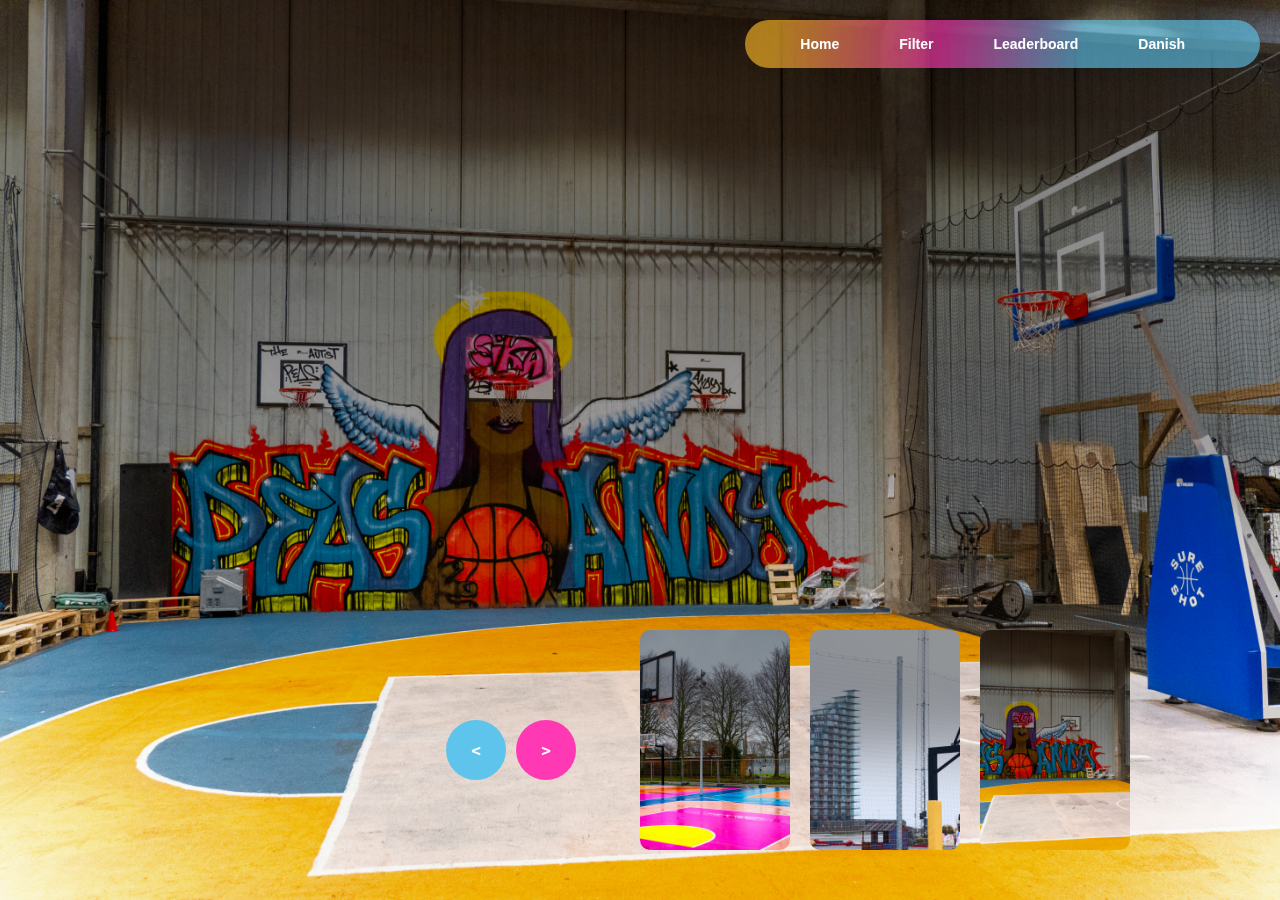
<file: index.html>
<!DOCTYPE html>
<html lang="en">
<head>
    <!-- Meta tags and title -->
    <meta charset="UTF-8">
    <meta name="viewport" content="width=device-width, initial-scale=1.0">
    <title>Homepage</title>
    <!-- Fonts and stylesheets -->
    <link href="https://fonts.cdnfonts.com/css/druk-wide-trial" rel="stylesheet">
    <link href="https://fonts.cdnfonts.com/css/apercu-pro" rel="stylesheet">
    <link rel="icon" type="image/x-icon" href="/assets/logo_icon.png">
    <link rel="stylesheet" href="./css/style.css">
</head>
<body>
    <!-- Header -->
    <header>
        <nav>
            <div class="nav-links">
                <a href="">Home</a>
                <a href="./courts.html">Filter</a>
                <a href="leaderboard.html">Leaderboard</a>
                <a href="./404.html">Danish</a>
            </div>
            <div class="hamburger-menu">
                <div class="bar"></div>
                <div class="bar"></div>
                <div class="bar"></div>
            </div>
        </nav>
    </header>

    <!-- Main content -->
    <main>
        <!-- Carousel -->
        <section class="carousel">
            <!-- List of items -->
            <div class="list">
                <!-- Item 1 -->
                <article class="item">
                    <img src="assets/pakhus77_bg.png" alt="pakhus77_court_image">
                    <div class="content">
                        <div class="court-type">INDOOR</div>
                        <h2 class="title pakhus77">PAKHUS77</h2>
                        <p class="topic">A unique indoor basketball court in Aarhus, blending urban vibes with creative spaces for a dynamic basketball experience.</p>
                        <div class="buttons">
                            <a href="court_information.html?court=pakhus77"><button class="pakhus77">Explore Now</button></a>
                        </div>
                    </div>
                </article>
                <!-- Item 2 -->
                <article class="item">
                    <img src="assets/risskov_bg.png" alt="risskov_court_image">
                    <div class="content">
                        <div class="court-type">OUTDOOR</div>
                        <h2 class="title risskov">RISSKOV</h2>
                        <p class="topic">A cozy outdoor court surrounded by nature, perfect for casual games and enjoying fresh air.</p>
                        <div class="buttons">
                            <a href="court_information.html?court=risskov"><button class="risskov">Explore Now</button></a>
                        </div>
                    </div>
                </article>
                <!-- Item 3 -->
                <article class="item">
                    <img src="assets/harbor_bg.png" alt="harbor_court_image">
                    <div class="content">
                        <div class="court-type">OUTDOOR</div>
                        <h2 class="title harbor">HARBOR</h2>
                        <p class="topic">A stunning waterfront court offering scenic views and a lively atmosphere for basketball enthusiasts.</p>
                        <div class="buttons">
                            <a href="court_information.html?court=harbor"><button class="harbor">Explore Now</button></a>
                        </div>
                    </div>
                </article>
            </div>
            <!-- Thumbnails -->
            <div class="thumbnail">
                <div class="item">
                    <img src="assets/risskov_bg.png" alt="thumbnail_risskov">
                </div>
                <div class="item">
                    <img src="assets/harbor_bg.png" alt="thumbnail_harbor">
                </div>
                <div class="item">
                    <img src="assets/pakhus77_bg.png" alt="thumbnail_pakhus77">
                </div>
            </div>
            <!-- Arrows -->
            <div class="arrows">
                <button id="prev"><</button>
                <button id="next">></button>
            </div>
        </section>
    </main>


    <!-- Scripts -->
    <script src="js/script.js"></script>
    <script src="js/hamburger.js"></script>
</body>
</html>
</file>
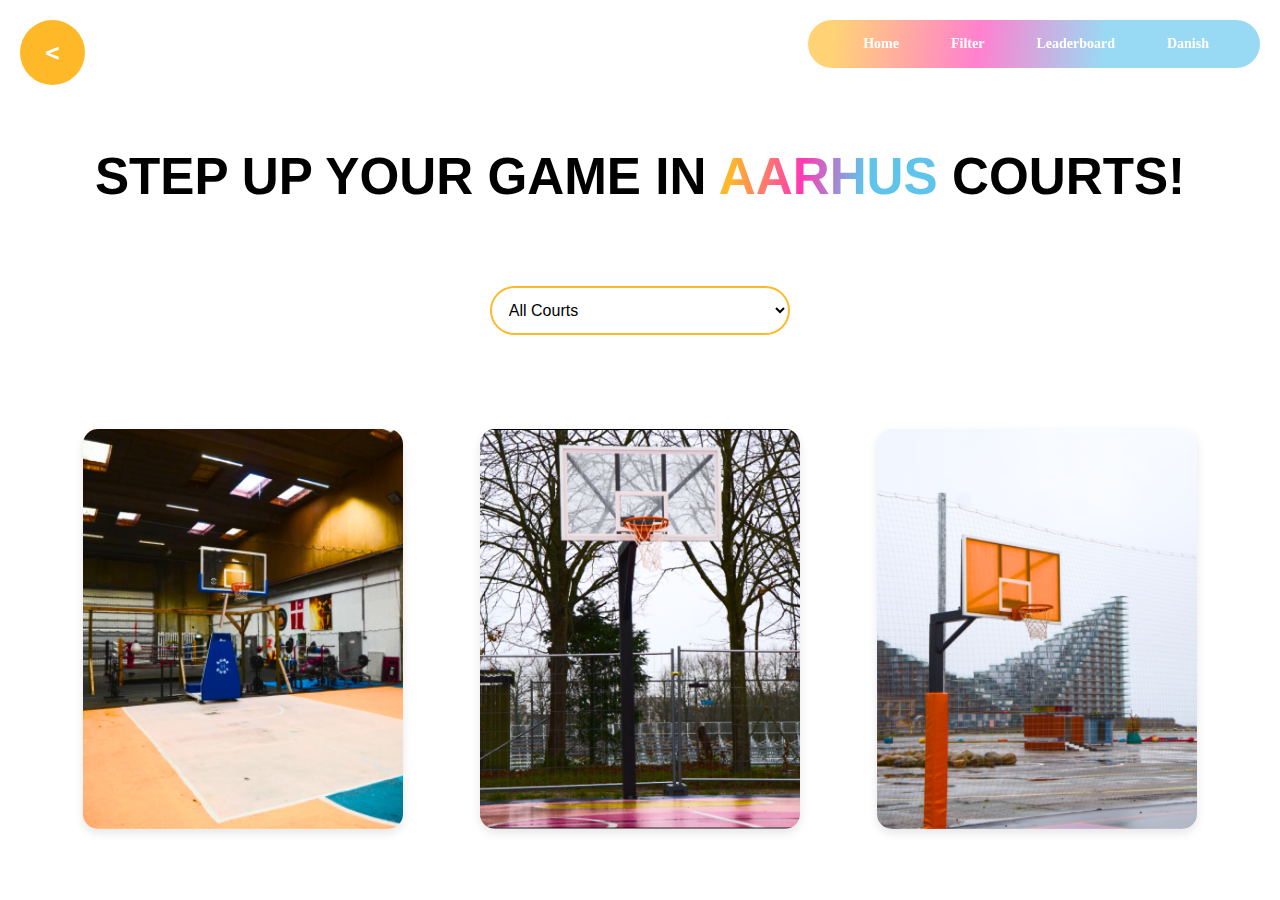
<file: courts.html>
<!DOCTYPE html>
<html lang="en">
<head>
    <meta charset="UTF-8">
    <meta name="viewport" content="width=device-width, initial-scale=1.0">
    <title>Basketball Courts</title>
    <link rel="stylesheet" href="./css/courts.css">
    <link href="https://fonts.cdnfonts.com/css/druk-wide-trial" rel="stylesheet">
    <link rel="icon" type="image/x-icon" href="/assets/logo_icon.png">
    <link href="https://fonts.cdnfonts.com/css/apercu-pro" rel="stylesheet">
</head>
<body>
    <header>
        <nav>
            <div class="hamburger-menu">
                <span class="bar"></span>
                <span class="bar"></span>
                <span class="bar"></span>
            </div>
            <div class="nav-links">
                <a href="index.html">Home</a>
                <a href="">Filter</a>
                <a href="leaderboard.html">Leaderboard</a>
                <a href="./404.html">Danish</a>
            </div>
        </nav>
        <div class="back-button">
            <a id="backButton" href="index.html"><button><</button></a>
        </div>
     </header>
     <main>
        <h1>STEP UP YOUR GAME IN <span class="h1-color">AARHUS</span> COURTS!</h1>
        
        <div class="filter-container">
            <select id="courtFilter">
                <option value="all">All Courts</option>
                <option value="indoor">Indoor Courts</option>
                <option value="outdoor">Outdoor Courts</option>
                <option value="ballRental">Ball Rental</option>
                <option value="tournaments">Tournaments</option>
            </select>
        </div>

        <section class="courts-grid">
            <article class="court-card" data-types="indoor ballRental tournaments">
                <img src="./assets/filter_pakhus77.png" alt="Pakhus77">
                <div class="card-overlay">
                    <h3>PAKHUS77</h3>
                    <a href="court_information.html?court=pakhus77" class="view-button">View Court</a>
                </div>
            </article>

            <article class="court-card" data-types="outdoor ballRental">
                <img src="./assets/risskov_card.png" alt="Risskov">
                <div class="card-overlay">
                    <h3>RISSKOV</h3>
                    <a href="court_information.html?court=risskov" class="view-button">View Court</a>
                </div>
            </article>

            <article class="court-card" data-types="outdoor">
                <img src="./assets/filter_harbor.png" alt="Harbor">
                <div class="card-overlay">
                    <h3>HARBOR</h3>
                    <a href="court_information.html?court=harbor" class="view-button">View Court</a>
                </div>
            </article>
        </section>
    </main>

    <script src="js/hamburger.js"></script>
    <script src="js/courts.js"></script>
</body>
</html>
</file>
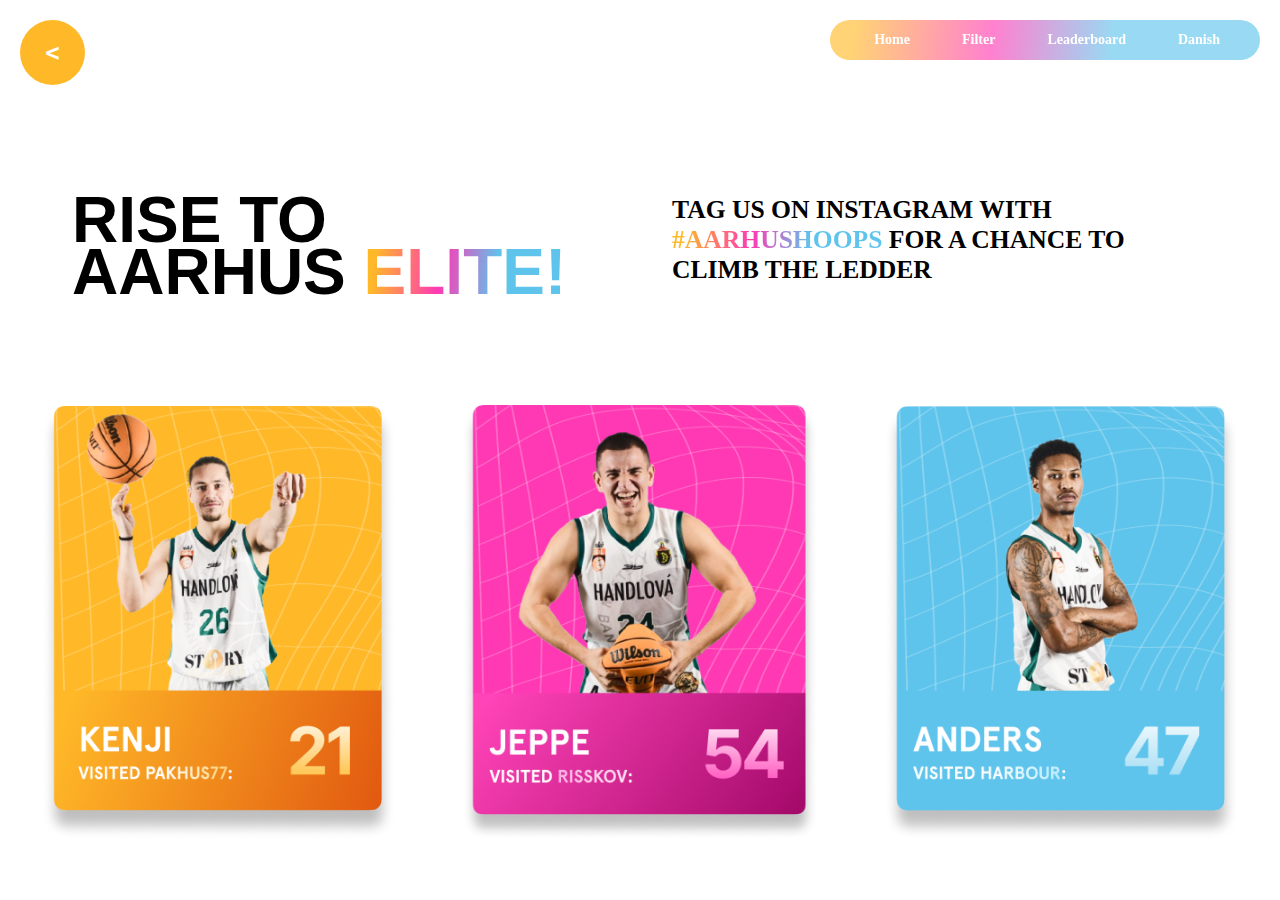
<file: leaderboard.html>
<!DOCTYPE html>
<html lang="en">
<head>
    <!-- Meta tags and title -->
    <meta charset="UTF-8">
    <meta name="viewport" content="width=device-width, initial-scale=1.0, maximum-scale=1.0, user-scalable=no, viewport-fit=cover">
    <title>Leaderboard</title>
    <!-- Fonts and stylesheets -->
    <link href="https://fonts.cdnfonts.com/css/druk-wide-trial" rel="stylesheet">
    <link href="https://fonts.cdnfonts.com/css/apercu-pro" rel="stylesheet">
    <link rel="icon" type="image/x-icon" href="/assets/logo_icon.png">
    <link rel="stylesheet" href="./css/leaderboard.css">
</head>
<body>
    <!-- Header -->
    <header>
        <nav>
            <div class="hamburger-menu">
                <span class="bar"></span>
                <span class="bar"></span>
                <span class="bar"></span>
            </div>
            <div class="nav-links">
                <a href="./index.html">Home</a>
                <a href="./courts.html">Filter</a>
                <a href="leaderboard.html">Leaderboard</a>
                <a href="./404.html">Danish</a>
            </div>
        </nav>
    </header>

    <!-- Main content -->
    <main>
        <!-- Leaderboard content -->
        <section class="content">
            <h1>RISE TO AARHUS <span class="h1-color">ELITE!</span></h1>
            <h3>TAG US ON INSTAGRAM WITH <span class="h3-color">#AARHUSHOOPS</span> FOR A CHANCE TO CLIMB THE LEDDER</h3>
        </section>
        <!-- Cards section -->
        <section class="cards">
            <div class="container">
                <article class="card pakhus77"><img src="./assets/Component_1.png" alt="Pakhus77 Leader"></article>
                <article class="card risskov"><img src="./assets/Component_2.png" alt="Risskov Leader"></article>
                <article class="card harbor"><img src="./assets/Component_3.png" alt="Harbor Leader"></article>
            </div>
        </section>
    </main>

    <!-- Back button -->
    <div class="back-button">
        <a id="backButton" href="index.html"><button><</button></a>
    </div>
    <script src="js/hamburger.js"></script>
</body>
</html>
</file>
<file: css/style.css>
/* Reset and base styles */
* {
    margin: 0;
    padding: 0;
    box-sizing: border-box;
}

body {
    font-family: 'Apercu Pro', sans-serif;
    font-weight: 600;
    background-color: black;
    color: white;
    font-size: 12px;
}

a {
    text-decoration: none;
    color: white;
}

/* Header styles */
header {
    width: 1140px;
    max-width: 80%;
    margin: auto;
    height: 50px;
    display: flex;
    align-items: center;
    position: relative;
    z-index: 100;
}

header a {
    margin-right: 40px;
}

/* Navbar styles */
nav {
    position: fixed; /* Change to fixed */
    top: 20px; /* Adjust top position */
    right: 20px; /* Adjust right position */
    display: flex;
    justify-content: space-between;
    align-items: center;
    padding: 16px 35px;
    background: linear-gradient(96.85deg, rgba(255, 185, 40, 0.64) 6.09%, rgba(255, 57, 180, 0.64) 37.92%, rgba(95, 196, 236, 0.64) 65.58%);
    opacity: 1;
    border-radius: 50px;
    z-index: 1000; /* Ensure the navbar is always on top */
}

.nav-links {
    display: flex;
    justify-content: space-between;
    align-items: center;
}

nav a {
    color: white;
    font-weight: bold;
    font-size: 14px;
    margin-left: 20px; /* Add margin between links */
}

/* Hamburger menu styles */
.hamburger-menu {
    display: none;
    flex-direction: column;
    cursor: pointer;
}

.hamburger-menu .bar {
    width: 25px;
    height: 3px;
    background-color: white;
    margin: 4px 0;
    transition: 0.4s;
}

/* Responsive styles */
@media screen and (max-width: 768px) {
    .nav-links {
        display: none;
        flex-direction: column;
        width: 100%;
        text-align: center;
    }

    nav.active .nav-links {
        display: flex;
    }

    .hamburger-menu {
        display: flex;
    }

    .hamburger-menu.active .bar:nth-child(1) {
        transform: rotate(-45deg) translate(-5px, 5px);
    }

    .hamburger-menu.active .bar:nth-child(2) {
        opacity: 0;
    }

    .hamburger-menu.active .bar:nth-child(3) {
        transform: rotate(45deg) translate(-5px, -5px);
    }
}

/* Improved Hamburger Menu Animation */
.hamburger-menu.active .bar:nth-child(1) {
    transform: rotate(-45deg) translate(-5px, 6px);
}

.hamburger-menu.active .bar:nth-child(2) {
    opacity: 0;
}

.hamburger-menu.active .bar:nth-child(3) {
    transform: rotate(45deg) translate(-5px, -6px);
}

/* Carousel styles */
.carousel {
    width: 100vw;
    height: 100vh;
    overflow: hidden;
    margin-top: -50px;
    position: relative;
}

.carousel .list .item {
    position: absolute;
    inset: 0 0 0 0;
}

.carousel .list .item img {
    width: 100%;
    height: 100%;
    object-fit: cover;
}

.carousel .list .item .content {
    position: absolute;
    top: 20%;
    width: 1140px;
    max-width: 80%;
    left: 50%;
    transform: translateX(-50%);
    padding-right: 30%;
}

.carousel .list .item .court-type {
    font-size: 16.61px;
    letter-spacing: 0.5em;
}

.carousel .list .item .title {
    font-size: 4.746875rem;
    font-family: 'Druk Wide Trial', sans-serif;
    color: #5FC4EC;
    -webkit-text-stroke: 1px black;
    text-shadow: 0 0 3px black;
}

.carousel .list .item .title.pakhus77 {
    color: #FFB928;
}

.carousel .list .item .title.risskov {
    color: #FF39B4;
}

.carousel .list .item .title.harbor {
    color: #5FC4EC;
}

.carousel .list .item .topic {
    font-size: 23.73px;
}

.carousel .list .item .buttons button {
    padding: 17px 34px;
    font-family: 'Apercu Pro', serif;
    font-weight: 600;
    text-transform: uppercase;
    background-color: #5FC4EC;
    border-radius: 10px;
    color: white;
    margin-top: 1.125rem;
    border: none;
    font-size: 16px;
    cursor: pointer;
}

.carousel .list .item .buttons button.pakhus77 {
    background-color: #FFB928;
}

.carousel .list .item .buttons button.risskov {
    background-color: #FF39B4;
}

.carousel .list .item .buttons button.harbor {
    background-color: #5FC4EC;
}

/* Thumbnail styles */
.thumbnail {
    position: absolute;
    bottom: 50px;
    left: 50%;
    width: max-content;
    z-index: 100;
    display: flex;
    gap: 20px;
}

.thumbnail .item {
    width: 150px;
    height: 220px;
    flex-shrink: 0;
    position: relative;
}

.thumbnail .item img {
    width: 100%;
    height: 100%;
    object-fit: cover;
    border-radius: 10px;
}

.thumbnail .item .content {
    position: absolute;
    bottom: 10px;
    left: 10px;
    right: 10px;
}

/* Arrow styles */
.arrows {
    display: flex;
    justify-content: center;
    align-items: center;
    gap: 10px;
    position: fixed; /* Change to fixed */
    bottom: 120px; /* Adjust bottom position */
    right: 55%; /* Adjust right position */
    z-index: 200;
}

.arrows button {
    width: 60px;
    height: 60px;
    border-radius: 50%;
    border: none;
    color: white;
    background: #FF39B4;
    font-family: monospace;
    font-weight: bold;
    font-size: large;
    transition: .5s;
    cursor: pointer;
}

.arrows button:hover {
    background-color: #b62c81;
}

/* Carousel animation styles */
.carousel .list .item:nth-child(1) {
    z-index: 1;
}

.carousel .list .item:nth-child(1) .court-type,
.carousel .list .item:nth-child(1) .title,
.carousel .list .item:nth-child(1) .topic,
.carousel .list .item:nth-child(1) button {
    transform: translateY(50px);
    filter: blur(20px);
    opacity: 0;
    animation: showContent 0.5s 1s linear 1 forwards;
}

@keyframes showContent {
    to {
        opacity: 1;
        filter: blur(0);
        transform: translateY(0);
    }
}

.carousel .list .item:nth-child(1) .court-type {
    animation-delay: 0.6s;
}

.carousel .list .item:nth-child(1) .title {
    animation-delay: 0.8s;
}

.carousel .list .item:nth-child(1) .topic {
    animation-delay: 1s;
}

.carousel .list .item:nth-child(1) button {
    animation-delay: 1.2s;
}

/* Next button effect */
.carousel.next .list .item:nth-child(1) img {
    width: 150px;
    height: 220px;
    position: absolute;
    left: 50%;
    bottom: 50px;
    border-radius: 20px;
    animation: showImage 0.5s linear 1 forwards;
}

@keyframes showImage {
    to {
        width: 100%;
        height: 100%;
        left: 0;
        bottom: 0;
        border-radius: 0;
    }
}

.carousel.next .thumbnail.item:nth-last-child(1) {
    width: 0;
    overflow: hidden;
    animation: showThumbnail .5s linear 1 forwards;
}

@keyframes showThumbnail {
    to {
        width: 150px;
    }
}

.carousel.next .thumbnail {
    transform: translateX(150px);
    animation: transformThumbnail .5s linear 1 forwards;
}

@keyframes transformThumbnail {
    to {
        transform: translateX(0);
    }
}

/* Previous button effect */
.carousel.prev .list .item:nth-child(2) {
    z-index: 2;
}

.carousel.prev .list .item:nth-child(2) img {
    position: absolute;
    bottom: 0;
    left: 0;
    animation: outImage 0.5s linear forwards;
}

@keyframes outImage {
    to {
        width: 150px;
        height: 220px;
        border-radius: 20px;
        left: 50%;
        bottom: 50px;
    }
}

.carousel.prev .thumbnail .item:nth-child(0) {
    width: 0;
    overflow: hidden;
    opacity: 0;
    animation: showThumbnail 0.5s linear 1 forwards;
}

.carousel.prev .list .item:nth-child(2) .court-type,
.carousel.prev .list .item:nth-child(2) .title,
.carousel.prev .list .item:nth-child(2) .topic,
.carousel.prev .list .item:nth-child(2) button {
    animation: contentOut 1.5s linear 1 forwards;
}

@keyframes contentOut {
    to {
        transform: translateY(-150px);
        filter: blur(20px);
        opacity: 0;
    }
}

.carousel.next .arrows button,
.carousel.prev .arrows button {
    pointer-events: none;
}

/* Media Queries */

/* Small screens (phones) */
@media screen and (max-width: 480px) {
    .carousel .list .item .title {
        font-size: 28px;
    }

    .carousel .list .item .topic {
        font-size: 16px;
    }

    .cards .container {
        flex-direction: row;
        gap: 100px;
    }

    .carousel .list .item .buttons button {
        padding: 8px 22px;
        font-family: 'Apercu Pro', serif;
        font-weight: 600;
        text-transform: uppercase;
        background-color: #5FC4EC;
        border-radius: 10px;
        color: white;
        margin-top: 1.125rem;
        border: none;
        font-size: 12px;
        cursor: pointer;
    }

    .nav-links {
        display: none;
        flex-direction: column;
        width: 100%;
        text-align: center;
    }

    nav.active .nav-links {
        display: flex;
    }

    .hamburger-menu {
        display: flex;
    }

    .hamburger-menu.active .bar:nth-child(1) {
        transform: rotate(-45deg) translate(-5px, 6px);
    }
    
    .hamburger-menu.active .bar:nth-child(3) {
        transform: rotate(45deg) translate(-5px, -6px);
    }
    
    .hamburger-menu.active .bar:nth-child(2) {
        opacity: 0;
    }
}

/* Medium screens (tablets and larger smartphones) */
@media screen and (min-width: 481px) and (max-width: 768px) {
    .carousel .list .item .title {
        font-size: 48px;
    }

    .carousel .list .item .topic {
        font-size: 20px;
    }

    .cards .container {
        flex-direction: row;
        gap: 100px;
    }

    .carousel .list .item .buttons button {
        padding: 10px 24px;
        font-family: 'Apercu Pro', serif;
        font-weight: 600;
        text-transform: uppercase;
        background-color: #5FC4EC;
        border-radius: 10px;
        color: white;
        margin-top: 1.125rem;
        border: none;
        font-size: 14px;
        cursor: pointer;
    }

    .nav-links {
        display: none;
        flex-direction: column;
        width: 100%;
        text-align: center;
    }

    nav.active .nav-links {
        display: flex;
    }

    .hamburger-menu {
        display: flex;
    }

    .hamburger-menu.active .bar:nth-child(1) {
        transform: rotate(-45deg) translate(-5px, 6px);
    }
    
    .hamburger-menu.active .bar:nth-child(3) {
        transform: rotate(45deg) translate(-5px, -6px);
    }
    
    .hamburger-menu.active .bar:nth-child(2) {
        opacity: 0;
    }
}

/* Large screens (laptops and larger tablets) */
@media screen and (min-width: 769px) and (max-width: 1279px) {
    .carousel .list .item .title {
        font-size: 54px;
    }

    .carousel .list .item .topic {
        font-size: 20px;
    }

    .cards .container {
        flex-direction: row;
        gap: 100px;
    }

    .carousel .list .item .buttons button {
        padding: 12px 28px;
        font-family: 'Apercu Pro', serif;
        font-weight: 600;
        text-transform: uppercase;
        background-color: #5FC4EC;
        border-radius: 10px;
        color: white;
        margin-top: 1.125rem;
        border: none;
        font-size: 14px;
        cursor: pointer;
    }
}
</file>
<file: css/courts.css>
/* Reset and base styles */
* {
    margin: 0;
    padding: 0;
    box-sizing: 0;
}

body {
    display: grid;
    grid-template-rows: auto 1fr auto;
    min-height: 100vh;
    font-family: 'Apercu Pro', serif;
    margin: 0;
    padding: 0;
}

/* Navbar */
nav {
    position: fixed; /* Change to fixed */
    top: 20px; /* Adjust top position */
    right: 20px; /* Adjust right position */
    display: grid;
    grid-template-columns: auto 1fr;
    align-items: center;
    gap: 1rem;
    padding: 16px 35px;
    background: linear-gradient(96.85deg, rgba(255, 185, 40, 0.64) 6.09%, rgba(255, 57, 180, 0.64) 37.92%, rgba(95, 196, 236, 0.64) 65.58%);
    border-radius: 50px; /* Optional: Add border-radius for rounded corners */
    z-index: 1000; /* Ensure the navbar is always on top */
}

.nav-links {
    display: grid;
    grid-auto-flow: column;
    gap: 2rem;
    justify-content: end;
}

nav a {
    color: white;
    font-weight: bold;
    font-size: 14px;
    margin-left: 20px; /* Add margin between links */
}

/* Hamburger Menu Improvements */
.hamburger-menu {
    display: none;
    cursor: pointer;
    padding: 12px;  /* Increased padding for better touch target */
    scale: 1;       /* Remove scale transformation */
    margin-right: -8px; /* Adjust position */
}

.bar {
    display: block;
    width: 24px;    /* Increased width */
    height: 2px;
    margin: 5px auto;
    background-color: white;
    transition: all 0.3s ease-in-out;
}

a {
    text-decoration: none;
}

/* Back button positioning */
.back-button {
    position: fixed;
    top: 20px;
    left: 20px;
    z-index: 1000;
}

/* Responsive styles */
@media screen and (max-width: 768px) {
    nav {
        grid-template-columns: 1fr auto;
        padding: 8px 16px;
    }

    .nav-links {
        display: none;
        position: absolute;
        top: calc(100% + 5px); /* Add small gap between menu and dropdown */
        left: 0;
        width: 100%;
        grid-auto-flow: row;
        gap: 1rem;
        background: linear-gradient(96.85deg, rgba(255, 185, 40, 0.9) 6.09%, rgba(255, 57, 180, 0.9) 37.92%, rgba(95, 196, 236, 0.9) 65.58%);
        padding: 1rem;
        border-radius: 0 0 15px 15px;
        box-shadow: 0 4px 12px rgba(0,0,0,0.1); /* Add shadow for better visibility */
    }

    nav.active .nav-links {
        display: grid;
    }

    .nav-links a {
        padding: 12px 0; /* Increase touch target */
        display: block;  /* Full width for better tapping */
        font-size: 16px; /* Larger font size */
        margin: 10px 0; /* Add margin between links */
    }

    .hamburger-menu {
        min-width: 44px;    /* Minimum touch target size */
        min-height: 44px;   /* Minimum touch target size */
        display: flex;
        flex-direction: column;
        justify-content: center;
        align-items: center;
    }

    /* Improved animation for better visibility */
    .hamburger-menu.active .bar:nth-child(1) {
        transform: rotate(-45deg) translate(-6px, 6px);
    }
    
    .hamburger-menu.active .bar:nth-child(3) {
        transform: rotate(45deg) translate(-6px, -6px);
    }
    
    .hamburger-menu.active .bar:nth-child(2) {
        opacity: 0;
    }

    .back-button {
        top: 10px;
        left: 10px;
    }

    .back-button button {
        width: 45px;
        height: 45px;
        font-size: 18px;
    }
}

/* Mobile adjustments */
@media screen and (max-width: 480px) {
    main {
        padding: 4rem 1rem 1rem;
    }

    .card-overlay {
        opacity: 1;
        background: linear-gradient(to top, rgba(0,0,0,0.8), rgba(0,0,0,0.3));
    }

    .view-button {
        position: absolute;
        top: 50%;
        left: 50%;
        transform: translate(-50%, -50%);
        white-space: nowrap;
        padding: 0.5rem 1rem;
        font-size: 14px;
    }

    .back-button {
        top: 10px;
        left: 10px;
    }

    .back-button button {
        width: 40px;
        height: 40px;
        font-size: 18px;
    }

    nav {
        padding: 8px 12px;
        right: 10px;
        top: 10px;
    }

    .nav-links a {
        font-size: 13px;
    }

    .bar {
        width: 18px; /* Even smaller on mobile */
        height: 2px;
        margin: 3px auto;
    }

    .hamburger-menu {
        padding: 6px;
        scale: 0.7;
        margin-right: -4px;
    }

    .courts-grid {
        padding: 0.5rem;
        gap: 1rem;
    }

    .court-card {
        aspect-ratio: 3/4;
    }
}

/* Back Button */
.back-button button {
    width: 65px;
    height: 65px;
    border-radius: 50%;
    border: none;
    background-color: #FFB928;
    font-family: monospace;
    font-weight: bold;
    color: white;
    font-size: 24px;
    cursor: pointer;
}

.back-button button:hover {
    background-color: #555;
}

/* Heading styles */

h1{
    font-family: 'Druk Wide Trial', sans-serif;
}

.h1-color {
    font-size: clamp(1.8rem, 4vw, 4rem);
    font-family: 'Druk Wide Trial', sans-serif;
    background: linear-gradient(96.85deg, #FFB928 6.09%, #FF39B4 37.92%, #5FC4EC 65.58%);
    -webkit-background-clip: text;
    -webkit-text-fill-color: transparent;
}

main {
    display: grid;
    grid-template-rows: auto auto auto;
    gap: 2rem;
    padding: 6rem 2rem 2rem;
    max-width: 1440px;
    margin: 0 auto;
    width: 100%;
    box-sizing: border-box;
}

main h1 {
    font-size: clamp(1.8rem, 4vw, 4rem);
    text-align: center;
    line-height: 1.2;
    padding: 0 1rem;
    margin-top: 50px; /* Add top margin */
}

.filter-container {
    justify-self: center;
    width: calc(100% - 2rem);
    max-width: 300px;
    margin: 1.5rem auto;
    padding: 0 1rem;
}

#courtFilter {
    width: 100%;
    padding: 0.8rem;
    border: 2px solid #FFB928;
    border-radius: 25px;
    font-size: clamp(14px, 3vw, 1rem);
    background: white;
    cursor: pointer;
    outline: none;
}

.courts-grid {
    display: grid;
    grid-template-columns: repeat(auto-fit, minmax(min(280px, 100%), 1fr));
    gap: 1.5rem;
    width: 100%;
    max-width: 1200px;
    margin: 0 auto;
    padding: 1rem;
    box-sizing: border-box;
}

.court-card {
    width: 100%;
    max-width: 320px; /* Set maximum width for the card */
    aspect-ratio: 4/5;
    position: relative;
    border-radius: 15px;
    overflow: hidden;
    box-shadow: 0 4px 10px rgba(0, 0, 0, 0.1);
    justify-self: center; /* Center the card in its grid cell */
    cursor: pointer;
}

/* Single card display fix */
@media (min-width: 768px) {
    .courts-grid:has(.court-card:only-child) {
        grid-template-columns: minmax(300px, 360px);
        justify-content: center;
    }
}

.court-card img {
    width: 100%;
    height: 100%;
    object-fit: cover;
    transition: transform 0.3s ease;
}

.card-overlay {
    position: absolute;
    inset: 0;
    display: flex;
    flex-direction: column;
    justify-content: flex-end;
    align-items: center;
    padding: 2rem;
    gap: 1rem;
    background: linear-gradient(to top, rgba(0,0,0,0.8), transparent);
    opacity: 0;
    transition: all 0.3s ease;
}

.court-card h3 {
    color: white;
    font-family: 'Druk Wide Trial', sans-serif;
    font-size: clamp(1.2rem, 3vw, 1.5rem);
    margin-bottom: 1rem;
    text-align: center;
}

/* Mobile styles */
@media screen and (max-width: 768px) {
    .card-overlay {
        opacity: 1;
        background: linear-gradient(to top, rgba(0,0,0,0.8), rgba(0,0,0,0.3));
        justify-content: center;
        gap: 1.5rem;
    }

    .court-card h3 {
        margin-bottom: 0.5rem;
    }

    .view-button {
        position: static; /* Remove absolute positioning */
        transform: none;  /* Remove transform */
        margin-top: 0.5rem;
    }
}

.view-button {
    padding: 0.6rem 1.2rem;
    background: #FFB928;
    color: white;
    border-radius: 25px;
    text-decoration: none;
    font-weight: bold;
    transition: transform 0.3s ease;
    font-size: clamp(14px, 2.5vw, 1rem);
}

/* Desktop hover effects */
@media (hover: hover) {
    .court-card:hover {
        transform: translateY(-10px);
        box-shadow: 0 8px 20px rgba(0, 0, 0, 0.2);
    }

    .court-card:hover img {
        transform: scale(1.05);
    }

    .court-card:hover .card-overlay {
        opacity: 1;
    }

    .view-button:hover {
        transform: translateY(-2px);
        background: #e69f23;
    }
}

/* Tablet styles */
@media screen and (min-width: 481px) and (max-width: 768px) {
    main {
        padding: 5rem 1.5rem 1.5rem;
    }

    .courts-grid {
        gap: 1.5rem;
    }

    .court-card {
        max-width: 340px;
    }
}

/* Additional layout fixes */
@supports (-webkit-touch-callout: none) {
    .court-card {
        /* Fixes safari aspect-ratio issues */
        height: 0;
        padding-bottom: 133.33%;
    }
}

@media (min-width: 769px) and (max-width: 1024px) {
    .courts-grid {
        grid-template-columns: repeat(2, 1fr);
    }
}
</file>
<file: css/leaderboard.css>
/* Reset and base styles */
* {
    margin: 0;
    padding: 0;
    box-sizing: border-box;
}

body {
    display: grid;
    grid-template-rows: auto 1fr auto;
    min-height: 100vh;
    font-family: 'Apercu Pro', serif;
}

a {
    text-decoration: none;
}

/* Back Button */
.back-button {
    position: fixed; /* Change to fixed */
    top: 20px;
    left: 20px;
}

.back-button button {
    width: 65px;
    height: 65px;
    border-radius: 50%;
    border: none;
    background-color: #FFB928;
    font-family: monospace;
    font-weight: bold;
    color: white;
    font-size: 24px;
    cursor: pointer;
}

.back-button button:hover {
    background-color: #555;
}

/* Navigation */
nav {
    position: fixed; /* Change to fixed */
    top: 20px; /* Adjust top position */
    right: 20px; /* Adjust right position */
    display: grid;
    grid-template-columns: auto 1fr;
    align-items: center;
    gap: 1rem;
    justify-content: space-between;
    padding: 12px 24px;
    background: linear-gradient(96.85deg, rgba(255, 185, 40, 0.64) 6.09%, rgba(255, 57, 180, 0.64) 37.92%, rgba(95, 196, 236, 0.64) 65.58%);
    opacity: 1; /* Set opacity to 1 to make it visible */
    border-radius: 50px; /* Optional: Add border-radius for rounded corners */
    z-index: 1000; /* Ensure the navbar is always on top */
    min-width: 200px; /* Ensure minimum width */
}

nav a {
    color: white;
    font-weight: bold;
    font-size: 14px;
    margin-left: 20px; /* Add margin between links */
}

.nav-links {
    display: grid;
    grid-auto-flow: column;
    gap: 2rem;
    justify-content: end;
}

/* Improved Hamburger Menu */
.hamburger-menu {
    display: none;
    cursor: pointer;
    padding: 12px;  /* Increased padding for better touch target */
    min-width: 44px;    /* Minimum touch target size */
    min-height: 44px;   /* Minimum touch target size */
    justify-content: center;
    align-items: center;
}

.bar {
    display: block;
    width: 24px;    /* Increased width */
    height: 2px;
    margin: 5px auto;
    background-color: white;
    transition: all 0.3s ease-in-out;
}

/* Main layout */
main {
    display: grid;
    grid-template-rows: auto auto;
    gap: 4rem;
    width: 100%;
    max-width: 1440px;
    margin: 0 auto;
    padding: 2rem;
}

/* Content section */
.content {
    display: grid;
    grid-template-columns: 1fr;
    gap: 2rem;
    align-content: center;
    max-width: 1200px;
    margin: 0 auto;
    padding: 2rem;
    margin-top: 120px; /* Add top margin to create space below nav */
}

.content h1 {
    font-size: clamp(40px, 5vw, 86px);
    line-height: 80%;
    font-family: 'Druk Wide Trial', sans-serif;
    text-align: center;
}

.content h3 {
    font-size: clamp(18px, 2vw, 26px);
    text-align: center;
}

.h3-color {
    background: linear-gradient(96.85deg, #FFB928 6.09%, #FF39B4 37.92%, #5FC4EC 65.58%);
    -webkit-background-clip: text;
    -webkit-text-fill-color: transparent;
}

.h1-color {
    font-size: clamp(40px, 5vw, 86px);
    font-family: 'Druk Wide Trial', sans-serif;
    background: linear-gradient(96.85deg, #FFB928 6.09%, #FF39B4 37.92%, #5FC4EC 65.58%);
    -webkit-background-clip: text;
    -webkit-text-fill-color: transparent;
}

/* Cards section */
.cards .container {
    display: grid;
    grid-template-columns: repeat(3, 1fr);
    gap: 2rem;
    place-items: center;
    max-width: 1200px;
    margin: 0 auto;
}

.card {
    width: 100%;
    max-width: 400px;
    transition: transform 0.3s ease, box-shadow 0.3s ease; /* Add transition for smooth animation */
}

.card img {
    width: 100%;
    height: auto;
    object-fit: contain;
}

.card:hover {
    transform: translateY(-10px); /* Move the card up on hover */
    box-shadow: 0 8px 20px rgba(0, 0, 0, 0.2); /* Add a shadow effect on hover */
}

.card .buttons .button {
    padding: 17px 34px;
    font-family: 'Apercu Pro', serif;
    font-weight: 600;
    text-transform: uppercase;
    background-color: #5FC4EC;
    border-radius: 10px;
    color: white;
    margin-top: 1.125rem;
    border: none;
    font-size: 16px;
    cursor: pointer;
    display: inline-block; /* Ensure it behaves like a button */
    text-align: center; /* Center the text */
}

.card .buttons .button.pakhus77 {
    background-color: #FFB928;
}

.card .buttons .button.risskov {
    background-color: #FF39B4;
}

.card .buttons .button.harbor {
    background-color: #5FC4EC;
}

/* Responsive styles */
@media screen and (max-width: 768px) {
    nav {
        grid-template-columns: 1fr auto;
        flex-direction: column; /* Stack links vertically on smaller screens */
        padding: 8px 16px;
        width: auto; /* Allow nav to size based on content */
    }

    nav a {
        margin: 10px 0; /* Add margin between links */
    }

    .nav-links {
        display: none;
        position: absolute;
        top: 100%;
        left: 50%;
        transform: translateX(-50%); /* Center the dropdown */
        width: max-content; /* Size based on content */
        min-width: 100%; /* At least as wide as the nav */
        grid-auto-flow: row;
        gap: 1rem;
        background: linear-gradient(96.85deg, rgba(255, 185, 40, 0.9) 6.09%, rgba(255, 57, 180, 0.9) 37.92%, rgba(95, 196, 236, 0.9) 65.58%);
        padding: 1rem;
        border-radius: 0 0 15px 15px;
        box-shadow: 0 4px 12px rgba(0,0,0,0.1);
    }

    nav.active .nav-links {
        display: grid;
        grid-template-columns: 1fr;
    }

    .nav-links a {
        white-space: nowrap; /* Prevent text wrapping */
        padding: 12px 24px;
        display: block;
        font-size: 16px;
        text-align: center;
    }

    .hamburger-menu {
        display: flex;
        flex-direction: column;
    }

    /* Improved animation */
    .hamburger-menu.active .bar:nth-child(1) {
        transform: rotate(-45deg) translate(-6px, 6px);
    }
    
    .hamburger-menu.active .bar:nth-child(3) {
        transform: rotate(45deg) translate(-6px, -6px);
    }
    
    .hamburger-menu.active .bar:nth-child(2) {
        opacity: 0;
    }

    .cards .container {
        grid-template-columns: 1fr;
        gap: 2rem;
    }

    .content {
        margin-top: 100px; /* Slightly less margin on mobile */
    }
}

@media screen and (min-width: 768px) {
    .content {
        grid-template-columns: 1fr 1fr;
        text-align: left;
        gap: 4rem;
    }

    .content h1,
    .content h3 {
        text-align: left;
    }

    .cards .container {
        grid-template-columns: repeat(3, 1fr);
        gap: 4rem;
    }
}

@media screen and (min-width: 769px) and (max-width: 1024px) {
    .cards .container {
        grid-template-columns: repeat(2, 1fr);
    }
}

@media screen and (max-width: 767px) {
    .back-button {
        top: 10px;
        left: 10px;
    }

    .back-button button {
        width: 45px;
        height: 45px;
        font-size: 18px;
    }

    nav {
        padding: 10px;
        right: 10px;
    }
}

/* Small screen adjustments */
@media screen and (max-width: 480px) {
    nav {
        padding: 8px 12px;
    }

    .hamburger-menu {
        padding: 6px;
        margin-right: -4px;
    }

    .bar {
        width: 20px;
        height: 2px;
        margin: 4px auto;
    }

    .nav-links a {
        font-size: 14px;
    }
}

/* Device-specific */
@supports (-webkit-touch-callout: none) {
    /* iOS-specific fixes */
    body {
        -webkit-text-size-adjust: 100%;
        min-height: -webkit-fill-available;
    }
}

/* Landscape mode */
@media screen and (orientation: landscape) and (max-height: 500px) {
    .content {
        margin: 1rem auto;
    }

    .cards .container {
        margin: 1rem auto;
    }
}
</file>
